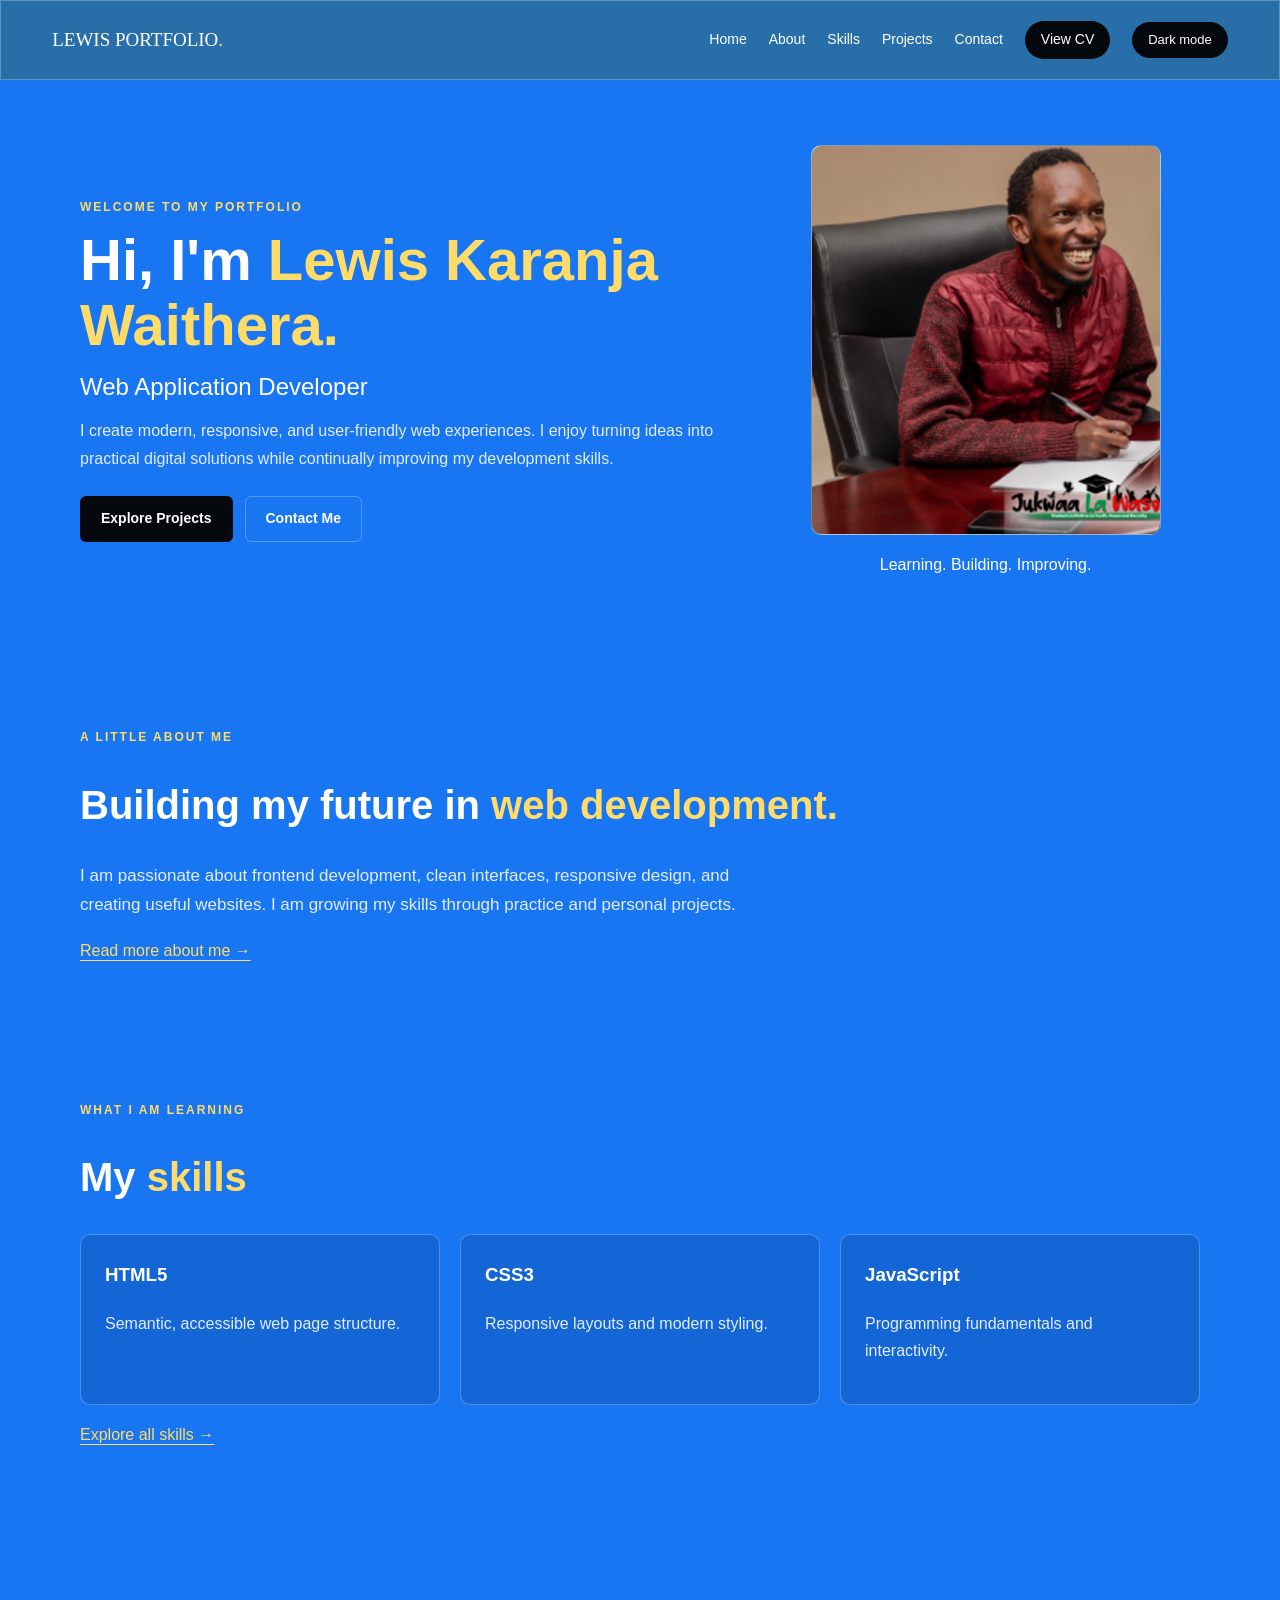
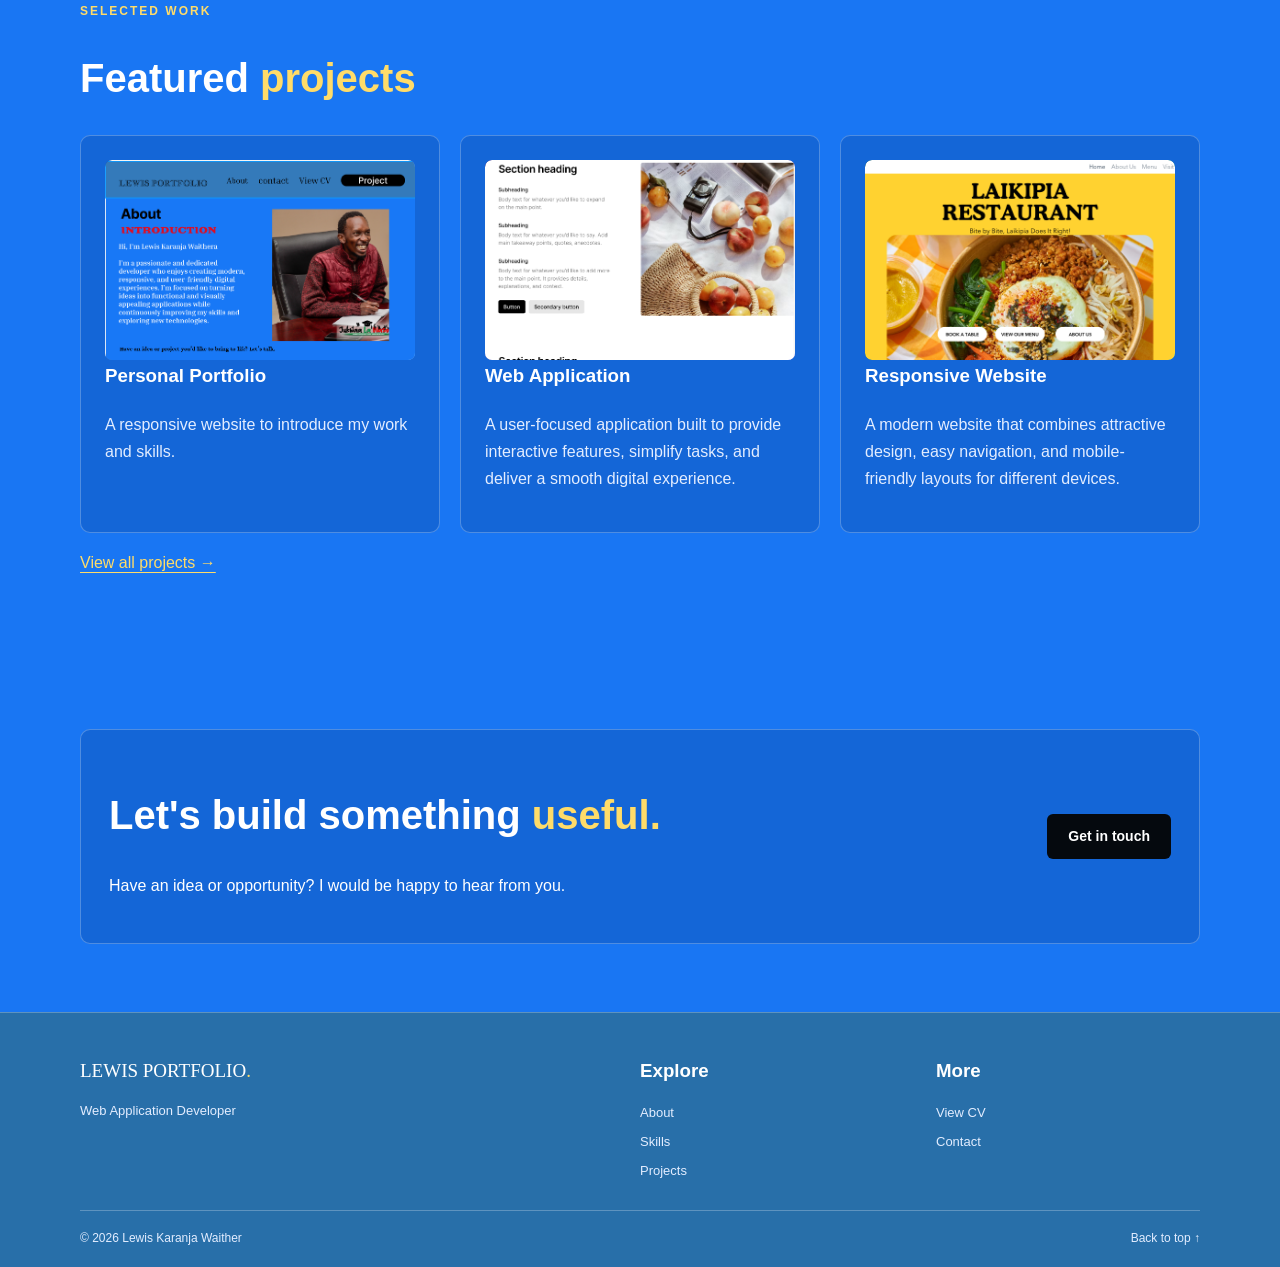
<file: index.html>
<!DOCTYPE html>
<html lang="en">
<head>
  <meta charset="UTF-8">
  <meta name="viewport" content="width=device-width, initial-scale=1">
  <meta name="description" content="Lewis Karanja Waither — Web Application Developer portfolio.">
  <title>Home | Lewis Karanja Waither</title>
  <link rel="stylesheet" href="style.css">
</head>
<body>
<input type="checkbox" id="theme-toggle" class="theme-checkbox">
<header class="site-header">
  <a class="logo" href="index.html">LEWIS PORTFOLIO<span>.</span></a>
  <nav class="navigation" aria-label="Main navigation">
    <a href="index.html" aria-current="page">Home</a>
    <a href="about.html">About</a>
    <a href="skills.html">Skills</a>
    <a href="projects.html">Projects</a>
    <a href="contact.html">Contact</a>
    <a class="nav-cta" href="cv.html">View CV</a>
    <label class="theme-button" for="theme-toggle"><span class="light-label">Dark mode</span><span class="dark-label">Light mode</span></label>
  </nav>
</header>
<main>
  <section class="container hero">
    <div>
      <p class="eyebrow">WELCOME TO MY PORTFOLIO</p>
      <h1>Hi, I'm <span>Lewis Karanja Waithera.</span></h1>
      <h2>Web Application Developer</h2>
      <p class="hero-copy">I create modern, responsive, and user-friendly web experiences. I enjoy turning ideas into practical digital solutions while continually improving my development skills.</p>
      <div class="actions">
        <a class="button button-primary" href="projects.html">Explore Projects</a>
        <a class="button button-secondary" href="contact.html">Contact Me</a>
      </div>
    </div>
    <div>
     <div class="profile-frame">
  <img src="lewis passport.png" alt="Lewis Karanja Waither">
</div>
      <p style="text-align:center">Learning. Building. Improving.</p>
    </div>
  </section>
  <section class="container section">
    <p class="eyebrow">A LITTLE ABOUT ME</p>
    <h2>Building my future in <span>web development.</span></h2>
    <p class="lead">I am passionate about frontend development, clean interfaces, responsive design, and creating useful websites. I am growing my skills through practice and personal projects.</p>
    <a class="text-link" href="about.html">Read more about me →</a>
  </section>
  <section class="container section">
    <p class="eyebrow">WHAT I AM LEARNING</p>
    <h2>My <span>skills</span></h2>
    <div class="grid">
      <article class="card"><h3>HTML5</h3><p>Semantic, accessible web page structure.</p></article>
      <article class="card"><h3>CSS3</h3><p>Responsive layouts and modern styling.</p></article>
      <article class="card"><h3>JavaScript</h3><p>Programming fundamentals and interactivity.</p></article>
    </div>
    <p><a class="text-link" href="skills.html">Explore all skills →</a></p>
  </section>
  <section class="container section">
    <p class="eyebrow">SELECTED WORK</p>
    <h2>Featured <span>projects</span></h2>
    <div class="grid">
      <article class="card">    <div class="project-image">
    <img src="1project personal.png" alt="My first project">
</div>
        <h3>Personal Portfolio</h3><p>A responsive website to introduce my work and skills.</p>
      </article>
      <article class="card">    <div class="project-image purple">
    <img src="project 2 landing page.png" alt="My second project">
</div>
<h3>Web Application</h3><p>A user-focused application built to provide interactive features, simplify tasks, and deliver a smooth digital experience.</p>
</article>
      <article class="card">    <div class="project-image teal">
    <img src="responsive web p3.png" alt="My third project">
</div>
<h3>Responsive Website</h3><p>A modern website that combines attractive design, easy navigation, and mobile-friendly layouts for different devices.</p>
</article>
    </div>
    <p><a class="text-link" href="projects.html">View all projects →</a></p>
  </section>
  <section class="container section">
    <div class="cv-panel">
      <div><h2>Let's build something <span>useful.</span></h2><p>Have an idea or opportunity? I would be happy to hear from you.</p></div>
      <a class="button button-primary" href="contact.html">Get in touch</a>
    </div>
  </section>
</main>
<footer class="site-footer">
  <div class="footer-main">
    <div class="footer-brand"><a class="logo" href="index.html">LEWIS PORTFOLIO<span>.</span></a><p>Web Application Developer</p></div>
    <div class="footer-column"><h3>Explore</h3><a href="about.html">About</a><a href="skills.html">Skills</a><a href="projects.html">Projects</a></div>
    <div class="footer-column"><h3>More</h3><a href="cv.html">View CV</a><a href="contact.html">Contact</a></div>
  </div>
  <div class="footer-bottom"><span>© 2026 Lewis Karanja Waither</span><a href="#theme-toggle">Back to top ↑</a></div>
</footer>
</body>
</html>
</file>
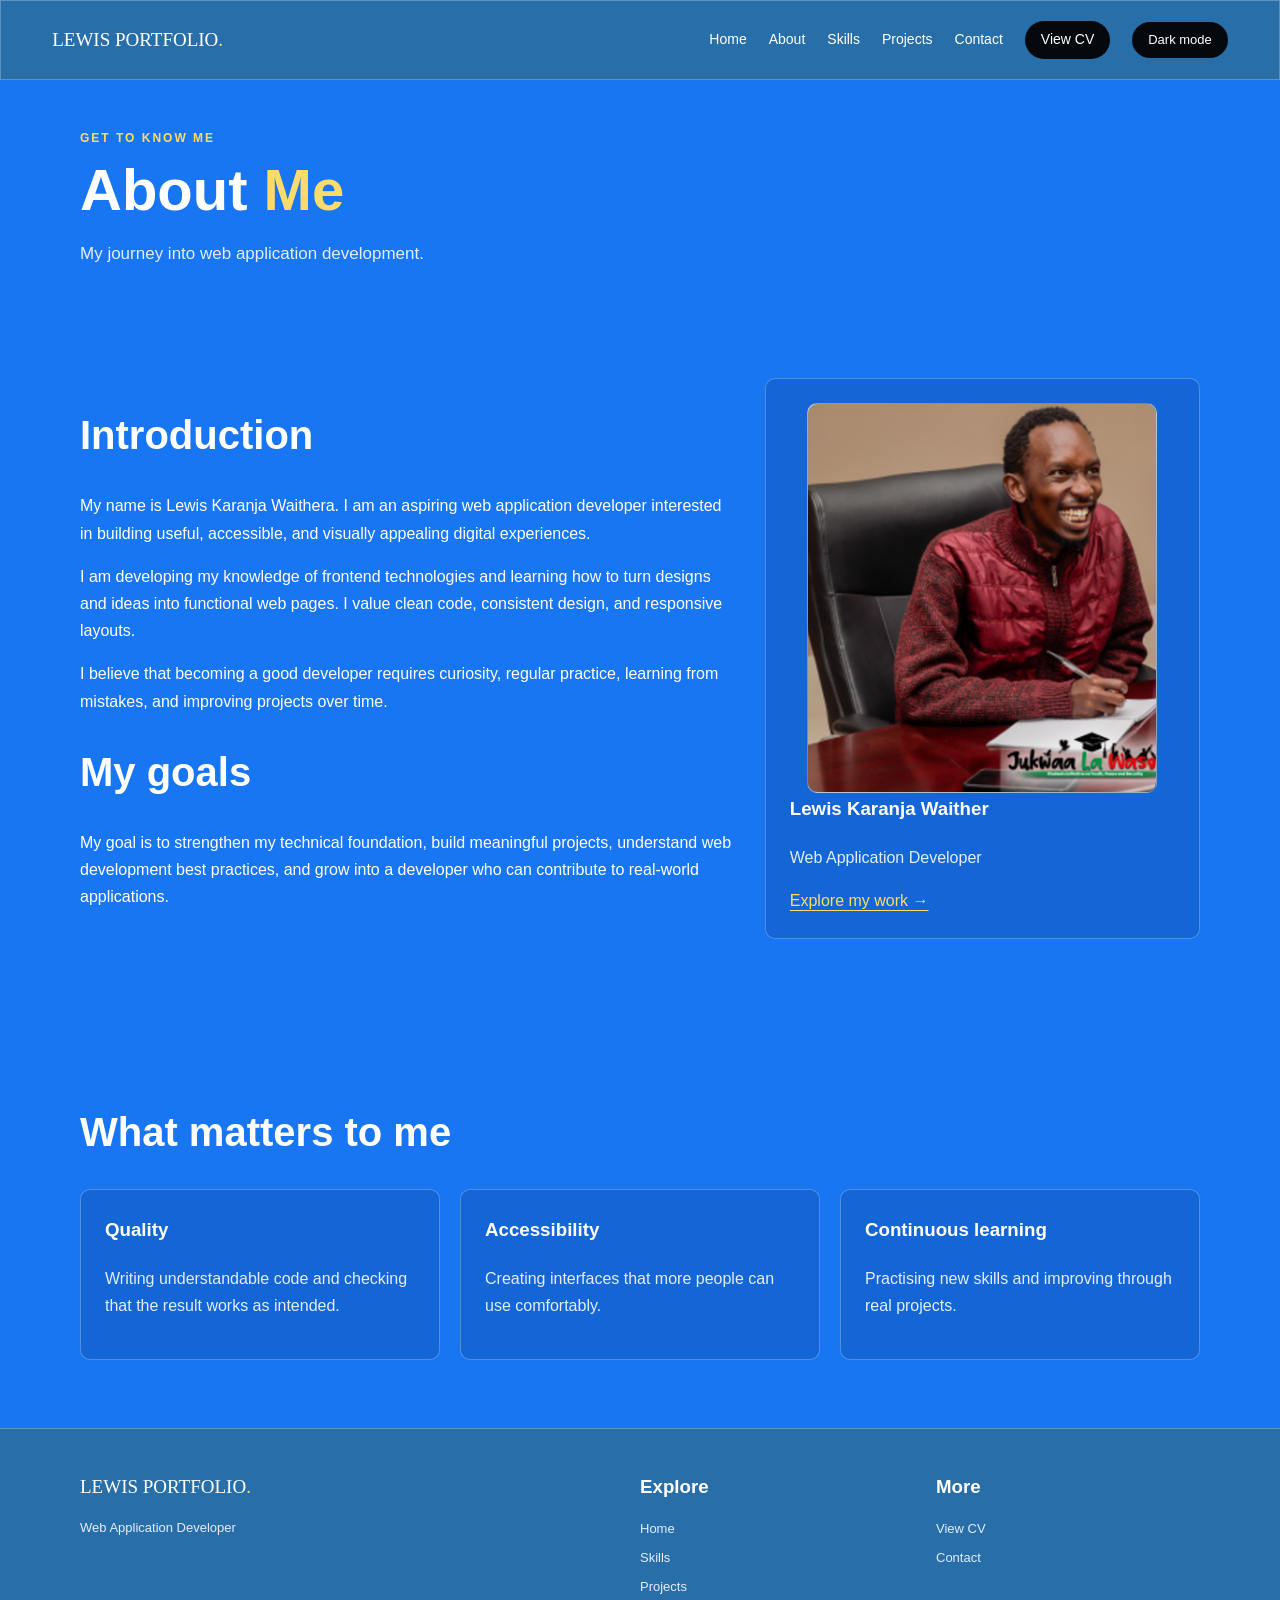
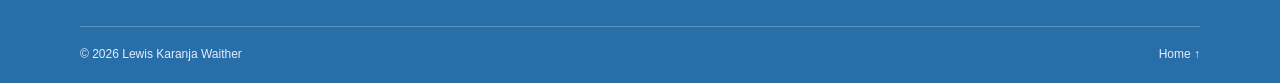
<file: about.html>
<!DOCTYPE html>
<html lang="en">
<head>
  <meta charset="UTF-8">
  <meta name="viewport" content="width=device-width, initial-scale=1">
  <meta name="description" content="Learn about Lewis Karanja Waither, a web application developer.">
  <title>About | Lewis Karanja Waithera</title>
  <link rel="stylesheet" href="style.css">
</head>
<body>
<input type="checkbox" id="theme-toggle" class="theme-checkbox">
<header class="site-header">
  <a class="logo" href="index.html">LEWIS PORTFOLIO<span>.</span></a>
  <nav class="navigation" aria-label="Main navigation">
    <a href="index.html">Home</a><a href="about.html" aria-current="page">About</a><a href="skills.html">Skills</a><a href="projects.html">Projects</a><a href="contact.html">Contact</a><a class="nav-cta" href="cv.html">View CV</a>
    <label class="theme-button" for="theme-toggle"><span class="light-label">Dark mode</span><span class="dark-label">Light mode</span></label>
  </nav>
</header>
<main class="container">
  <section class="page-heading">
    <p class="eyebrow">GET TO KNOW ME</p>
    <h1>About <span>Me</span></h1>
    <p class="lead">My journey into web application development.</p>
  </section>
  <section class="section two-column">
    <div>
      <h2>Introduction</h2>
      <p>My name is Lewis Karanja Waithera. I am an aspiring web application developer interested in building useful, accessible, and visually appealing digital experiences.</p>
      <p>I am developing my knowledge of frontend technologies and learning how to turn designs and ideas into functional web pages. I value clean code, consistent design, and responsive layouts.</p>
      <p>I believe that becoming a good developer requires curiosity, regular practice, learning from mistakes, and improving projects over time.</p>
      <h2>My goals</h2>
      <p>My goal is to strengthen my technical foundation, build meaningful projects, understand web development best practices, and grow into a developer who can contribute to real-world applications.</p>
    </div>
    <aside class="card">
       <div class="profile-frame">
  <img src="lewis passport.png" alt="Lewis Karanja Waither">
</div>
      <h3>Lewis Karanja Waither</h3>
      <p>Web Application Developer</p>
      <a class="text-link" href="projects.html">Explore my work →</a>
    </aside>
  </section>
  <section class="section">
    <h2>What matters to me</h2>
    <div class="grid">
      <article class="card"><h3>Quality</h3><p>Writing understandable code and checking that the result works as intended.</p></article>
      <article class="card"><h3>Accessibility</h3><p>Creating interfaces that more people can use comfortably.</p></article>
      <article class="card"><h3>Continuous learning</h3><p>Practising new skills and improving through real projects.</p></article>
    </div>
  </section>
</main>
<footer class="site-footer">
  <div class="footer-main">
    <div class="footer-brand"><a class="logo" href="index.html">LEWIS PORTFOLIO<span>.</span></a><p>Web Application Developer</p></div>
    <div class="footer-column"><h3>Explore</h3><a href="index.html">Home</a><a href="skills.html">Skills</a><a href="projects.html">Projects</a></div>
    <div class="footer-column"><h3>More</h3><a href="cv.html">View CV</a><a href="contact.html">Contact</a></div>
  </div>
  <div class="footer-bottom"><span>© 2026 Lewis Karanja Waither</span><a href="index.html">Home ↑</a></div>
</footer>
</body>
</html>
</file>
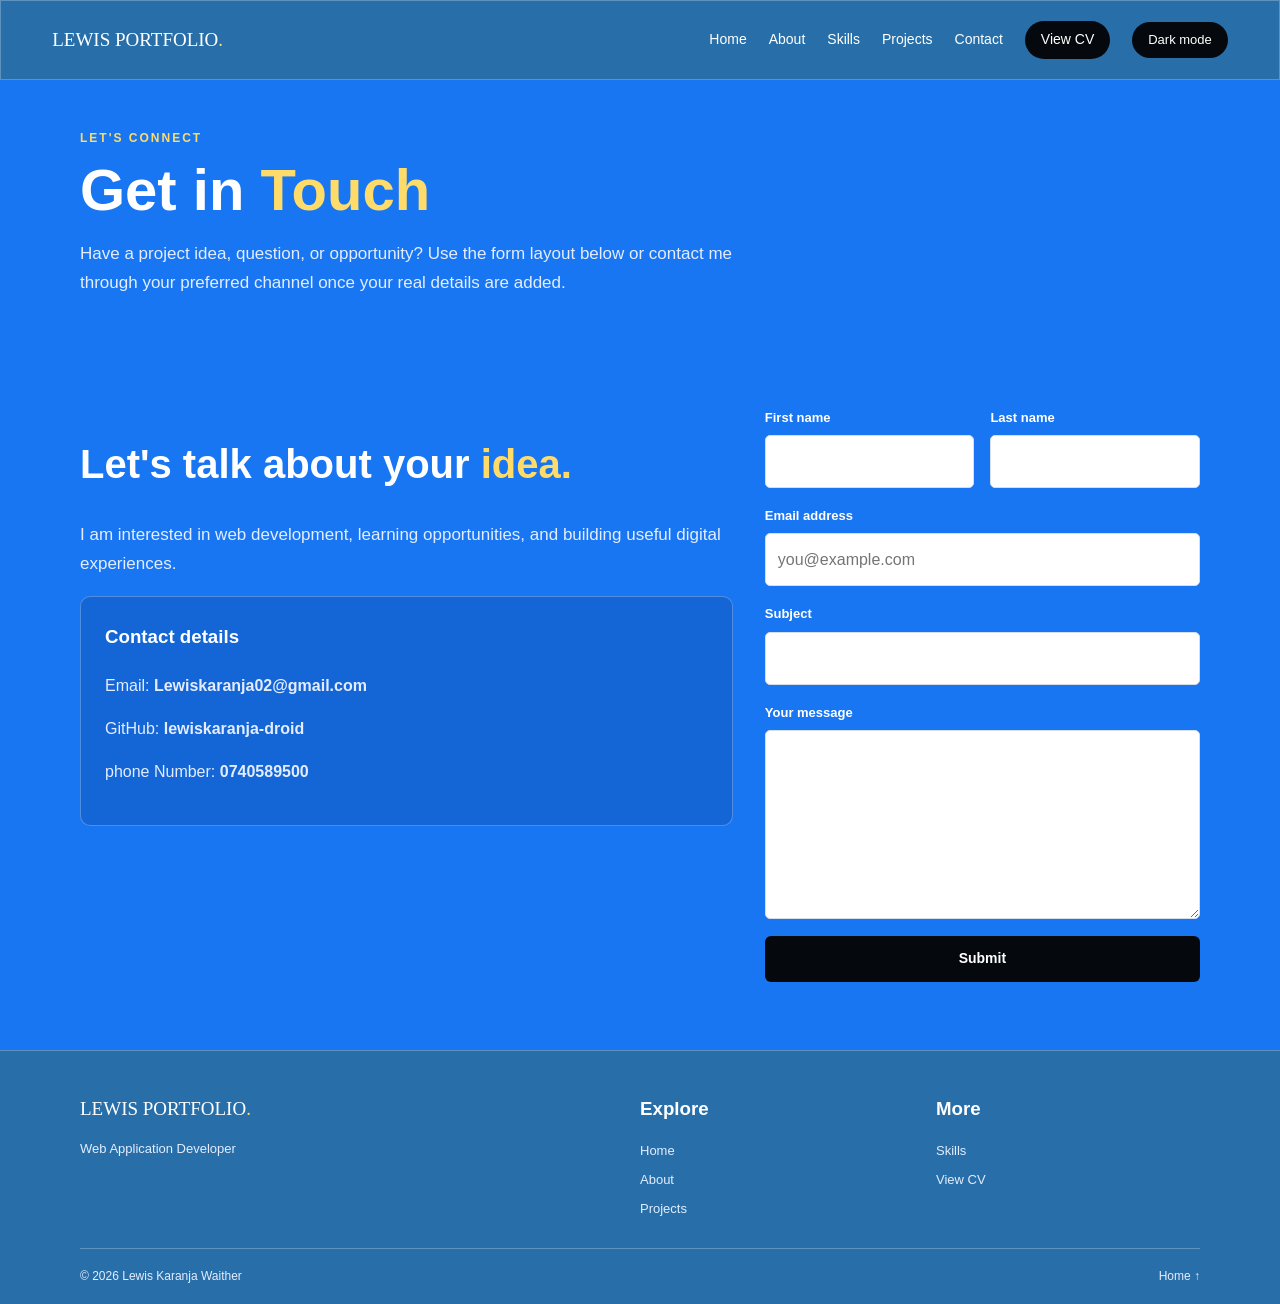
<file: contact.html>
<!DOCTYPE html>
<html lang="en">
<head>
  <meta charset="UTF-8">
  <meta name="viewport" content="width=device-width, initial-scale=1">
  <meta name="description" content="Contact Lewis Karanja Waither about web development projects and opportunities.">
  <title>Contact | Lewis Karanja Waither</title>
  <link rel="stylesheet" href="style.css">
</head>
<body>
<input type="checkbox" id="theme-toggle" class="theme-checkbox">
<header class="site-header">
  <a class="logo" href="index.html">LEWIS PORTFOLIO<span>.</span></a>
  <nav class="navigation" aria-label="Main navigation">
    <a href="index.html">Home</a><a href="about.html">About</a><a href="skills.html">Skills</a><a href="projects.html">Projects</a><a href="contact.html" aria-current="page">Contact</a><a class="nav-cta" href="cv.html">View CV</a>
    <label class="theme-button" for="theme-toggle"><span class="light-label">Dark mode</span><span class="dark-label">Light mode</span></label>
  </nav>
</header>
<main class="container">
  <section class="page-heading">
    <p class="eyebrow">LET'S CONNECT</p>
    <h1>Get in <span>Touch</span></h1>
    <p class="lead">Have a project idea, question, or opportunity? Use the form layout below or contact me through your preferred channel once your real details are added.</p>
  </section>
  <section class="section two-column">
    <div>
      <h2>Let's talk about your <span>idea.</span></h2>
      <p class="lead">I am interested in web development, learning opportunities, and building useful digital experiences.</p>
      <div class="card">
        <h3>Contact details</h3>
        <p>Email: <strong>Lewiskaranja02@gmail.com</strong></p>
        <p>GitHub: <strong>lewiskaranja-droid</strong></p>
        <p>phone Number: <strong>0740589500</strong></p>
      </div>
    </div>
    <div>
      <form class="contact-form" action="#" method="post">
        <div class="form-row">
          <div class="form-group">
            <label for="first-name">First name</label>
            <input id="first-name" name="firstName" type="text" autocomplete="given-name" required>
          </div>
          <div class="form-group">
            <label for="last-name">Last name</label>
            <input id="last-name" name="lastName" type="text" autocomplete="family-name" required>
          </div>
        </div>
        <div class="form-group">
          <label for="email">Email address</label>
          <input id="email" name="email" type="email" autocomplete="email" placeholder="you@example.com" required>
        </div>
        <div class="form-group">
          <label for="subject">Subject</label>
          <input id="subject" name="subject" type="text" required>
        </div>
        <div class="form-group">
          <label for="message">Your message</label>
          <textarea id="message" name="message" rows="6" required></textarea>
        </div>
        <button class="button button-primary" type="submit">Submit</button>
       <!-- <p class="form-note">This form is a static layout. Connect a form service or backend before publishing to receive messages. Submitting this form does not currently send an email.</p>-->
      </form>
    </div>
  </section>
</main>
<footer class="site-footer">
  <div class="footer-main">
    <div class="footer-brand"><a class="logo" href="index.html">LEWIS PORTFOLIO<span>.</span></a><p>Web Application Developer</p></div>
    <div class="footer-column"><h3>Explore</h3><a href="index.html">Home</a><a href="about.html">About</a><a href="projects.html">Projects</a></div>
    <div class="footer-column"><h3>More</h3><a href="skills.html">Skills</a><a href="cv.html">View CV</a></div>
  </div>
  <div class="footer-bottom"><span>© 2026 Lewis Karanja Waither</span><a href="index.html">Home ↑</a></div>
</footer>
</body>
</html>
</file>
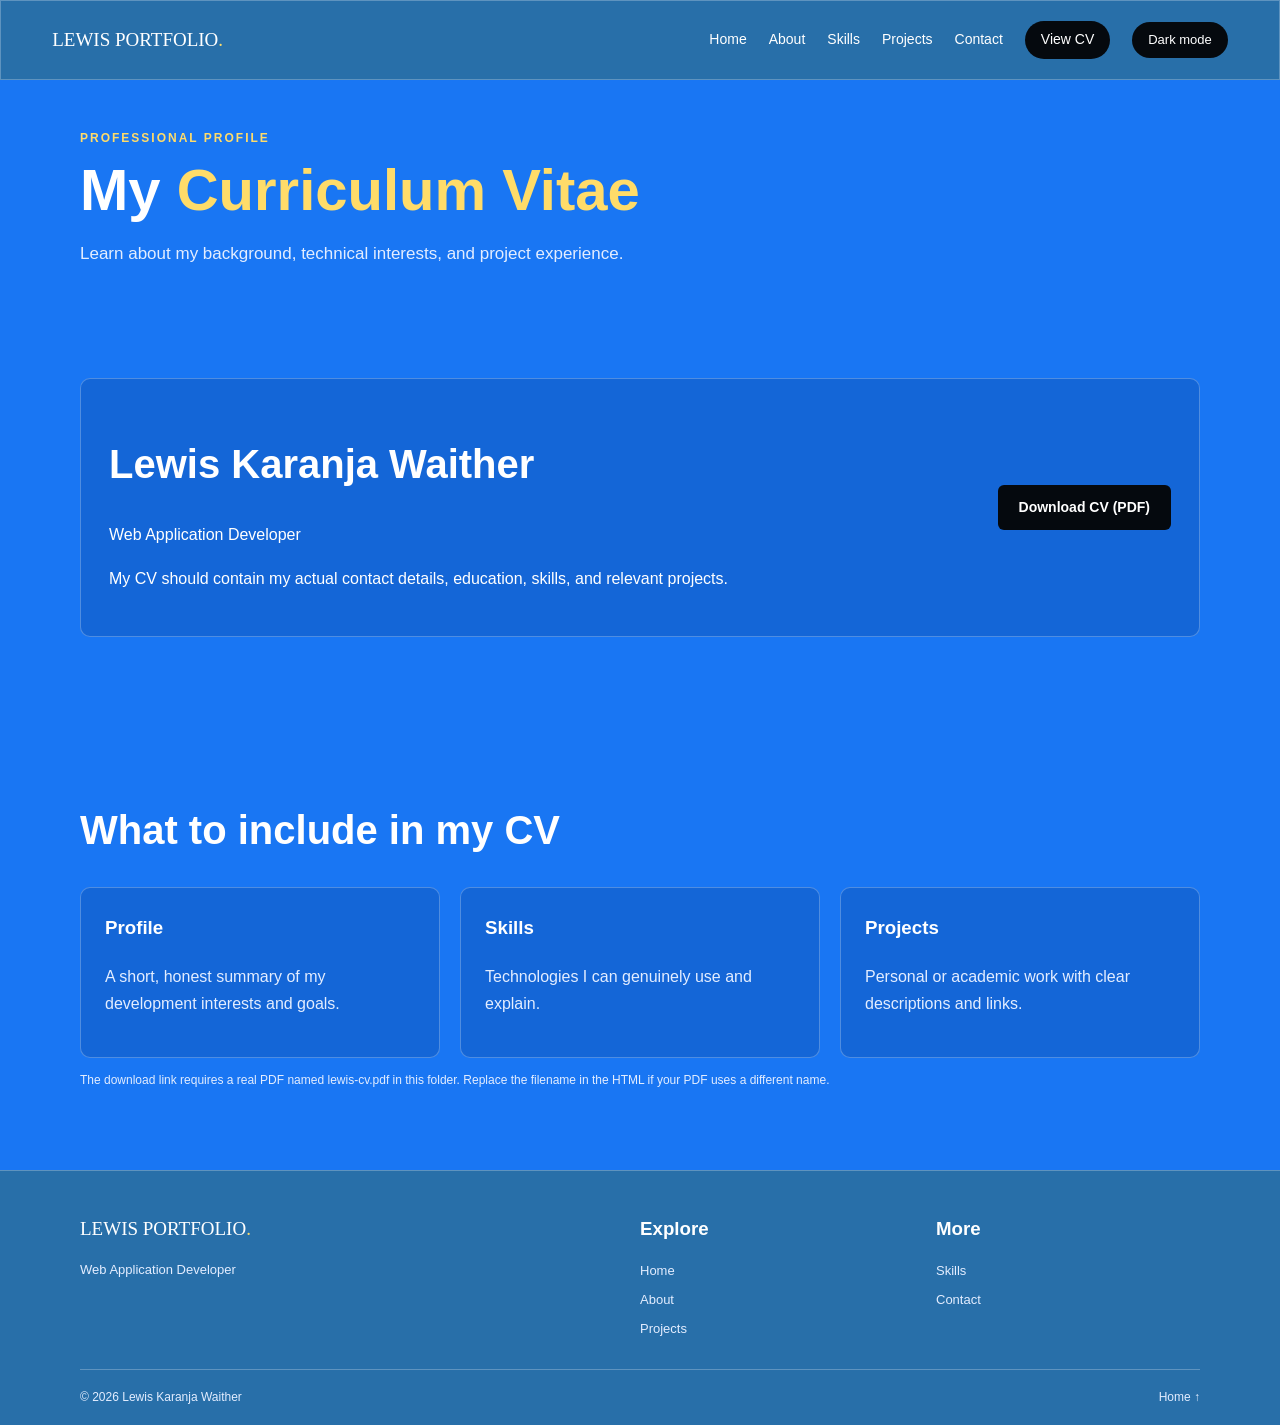
<file: cv.html>
<!DOCTYPE html>
<html lang="en">
<head>
  <meta charset="UTF-8">
  <meta name="viewport" content="width=device-width, initial-scale=1">
  <meta name="description" content="CV and professional profile of Lewis Karanja Waither.">
  <title>CV | Lewis Karanja Waither</title>
  <link rel="stylesheet" href="style.css">
</head>
<body>
<input type="checkbox" id="theme-toggle" class="theme-checkbox">
<header class="site-header">
  <a class="logo" href="index.html">LEWIS PORTFOLIO<span>.</span></a>
  <nav class="navigation" aria-label="Main navigation">
    <a href="index.html">Home</a><a href="about.html">About</a><a href="skills.html">Skills</a><a href="projects.html">Projects</a><a href="contact.html">Contact</a><a class="nav-cta" href="cv.html" aria-current="page">View CV</a>
    <label class="theme-button" for="theme-toggle"><span class="light-label">Dark mode</span><span class="dark-label">Light mode</span></label>
  </nav>
</header>
<main class="container">
  <section class="page-heading">
    <p class="eyebrow">PROFESSIONAL PROFILE</p>
    <h1>My <span>Curriculum Vitae</span></h1>
    <p class="lead">Learn about my background, technical interests, and project experience.</p>
  </section>
  <section class="section">
    <div class="cv-panel">
      <div>
        <h2>Lewis Karanja Waither</h2>
        <p>Web Application Developer</p>
        <p>My CV should contain my actual contact details, education, skills, and relevant projects.</p>
      </div>
      <a class="button button-primary" href="lewis-cv.pdf" download>Download CV (PDF)</a>
    </div>
  </section>
  <section class="section">
    <h2>What to include in my CV</h2>
    <div class="grid">
      <article class="card"><h3>Profile</h3><p>A short, honest summary of my development interests and goals.</p></article>
      <article class="card"><h3>Skills</h3><p>Technologies I can genuinely use and explain.</p></article>
      <article class="card"><h3>Projects</h3><p>Personal or academic work with clear descriptions and links.</p></article>
    </div>
    <p class="form-note">The download link requires a real PDF named lewis-cv.pdf in this folder. Replace the filename in the HTML if your PDF uses a different name.</p>
  </section>
</main>
<footer class="site-footer">
  <div class="footer-main">
    <div class="footer-brand"><a class="logo" href="index.html">LEWIS PORTFOLIO<span>.</span></a><p>Web Application Developer</p></div>
    <div class="footer-column"><h3>Explore</h3><a href="index.html">Home</a><a href="about.html">About</a><a href="projects.html">Projects</a></div>
    <div class="footer-column"><h3>More</h3><a href="skills.html">Skills</a><a href="contact.html">Contact</a></div>
  </div>
  <div class="footer-bottom"><span>© 2026 Lewis Karanja Waither</span><a href="index.html">Home ↑</a></div>
</footer>
</body>
</html>
</file>
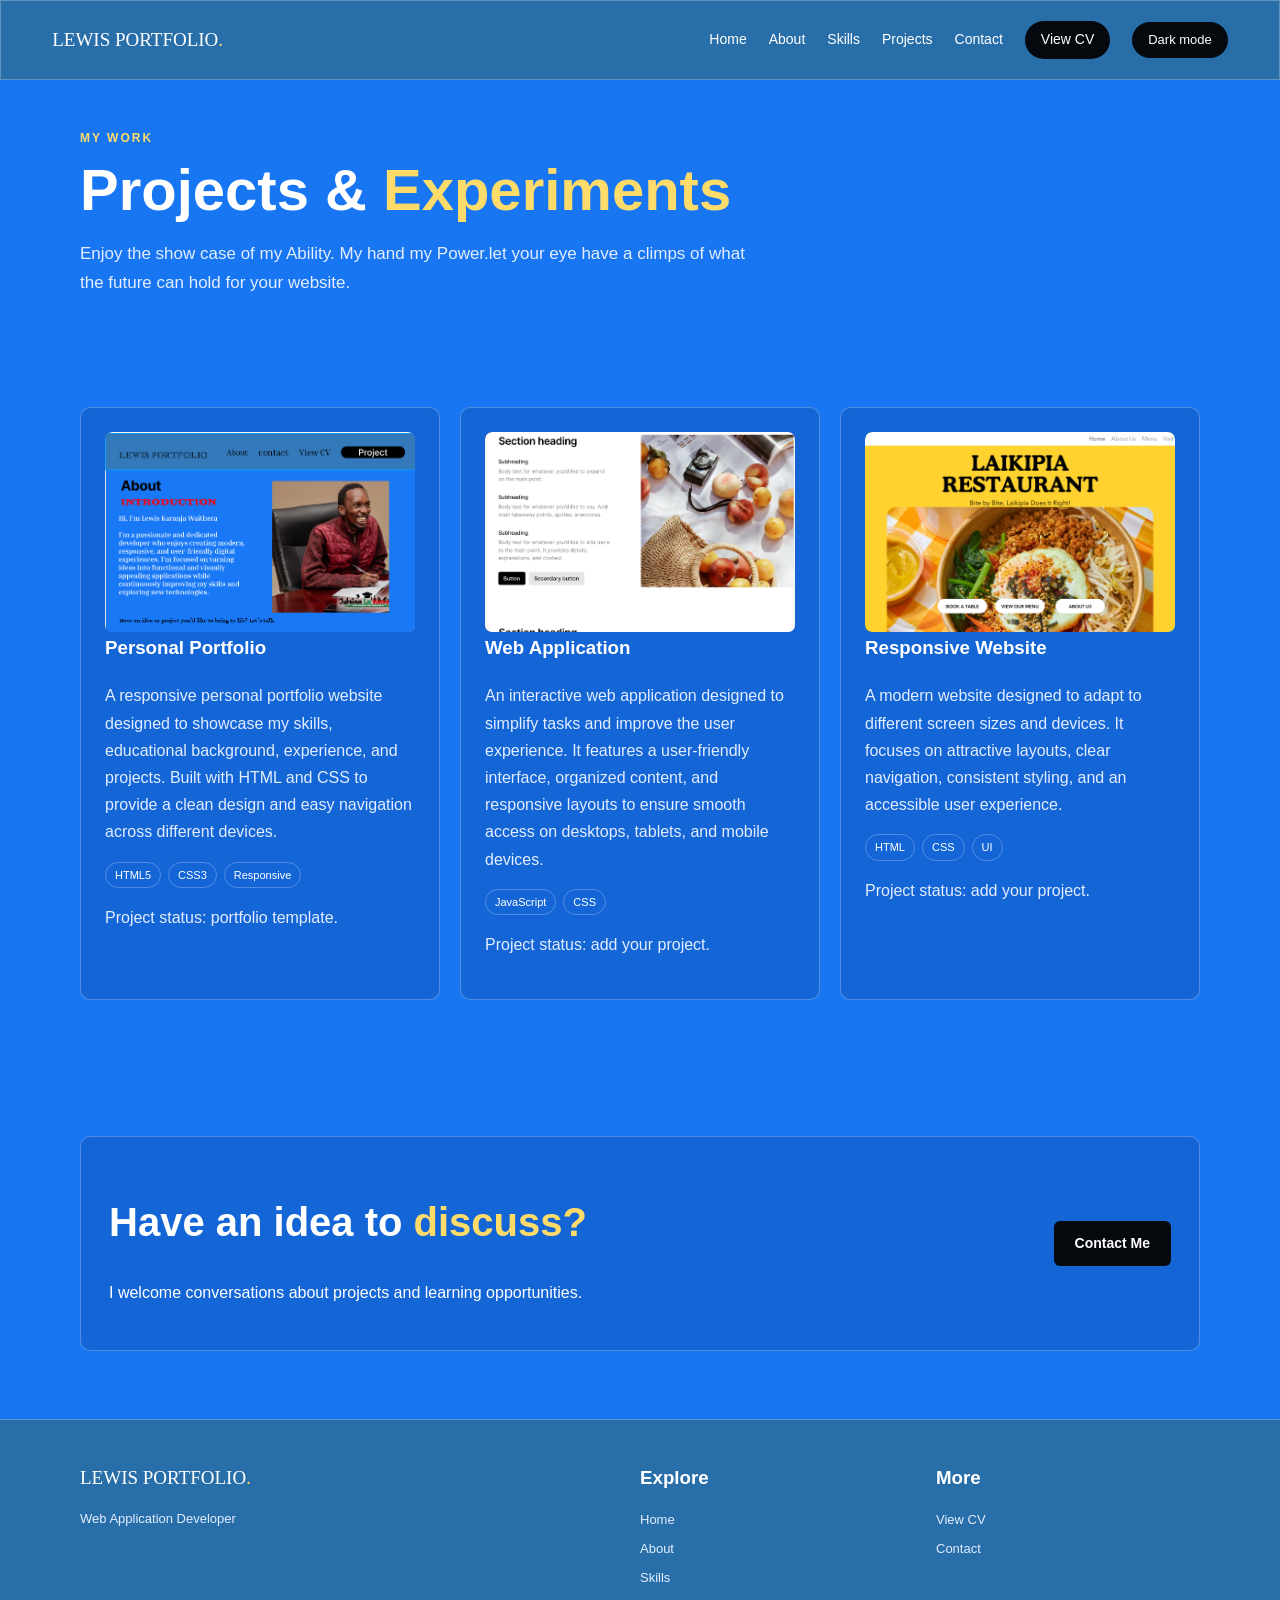
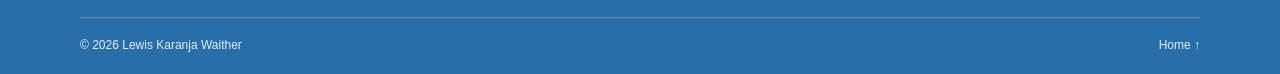
<file: projects.html>
<!DOCTYPE html>
<html lang="en">
<head>
  <meta charset="UTF-8">
  <meta name="viewport" content="width=device-width, initial-scale=1">
  <meta name="description" content="Explore web development projects by Lewis Karanja Waither.">
  <title>Projects | Lewis Karanja Waither</title>
  <link rel="stylesheet" href="style.css">
</head>
<body>
<input type="checkbox" id="theme-toggle" class="theme-checkbox">
<header class="site-header">
  <a class="logo" href="index.html">LEWIS PORTFOLIO<span>.</span></a>
  <nav class="navigation" aria-label="Main navigation">
    <a href="index.html">Home</a><a href="about.html">About</a><a href="skills.html">Skills</a><a href="projects.html" aria-current="page">Projects</a><a href="contact.html">Contact</a><a class="nav-cta" href="cv.html">View CV</a>
    <label class="theme-button" for="theme-toggle"><span class="light-label">Dark mode</span><span class="dark-label">Light mode</span></label>
  </nav>
</header>
<main class="container">
  <section class="page-heading">
    <p class="eyebrow">MY WORK</p>
    <h1>Projects & <span>Experiments</span></h1>
    <p class="lead">Enjoy the show case of my Ability. My hand my Power.let your eye have a climps of what the future can hold for your website.</p>
  </section>
  <section class="section">
    <div class="grid">
      <article class="card">
        <div class="project-image">
    <img src="1project personal.png" alt="My first project">
</div>
        <h3>Personal Portfolio</h3>
        <p>A responsive personal portfolio website designed to showcase my skills, educational background, experience, and projects. Built with HTML and CSS to provide a clean design and easy navigation across different devices.</p>
        <div class="tags"><span>HTML5</span><span>CSS3</span><span>Responsive</span></div>
        <p>Project status: portfolio template.</p>
      </article>
      <article class="card">
        <div class="project-image purple">
    <img src="project 2 landing page.png" alt="My second project">
</div>
        <h3>Web Application</h3>
        <p>An interactive web application designed to simplify tasks and improve the user experience. It features a user-friendly interface, organized content, and responsive layouts to ensure smooth access on desktops, tablets, and mobile devices.</p>
        <div class="tags"><span>JavaScript</span><span>CSS</span></div>
        <p>Project status: add your project.</p>
      </article>
      <article class="card">
       <div class="project-image teal">
    <img src="responsive web p3.png" alt="My third project">
</div>
        <h3>Responsive Website</h3>
        <p>A modern website designed to adapt to different screen sizes and devices. It focuses on attractive layouts, clear navigation, consistent styling, and an accessible user experience.</p>
        <div class="tags"><span>HTML</span><span>CSS</span><span>UI</span></div>
        <p>Project status: add your project.</p>
      </article>
    </div>
  </section>
  <section class="section">
    <div class="cv-panel"><div><h2>Have an idea to <span>discuss?</span></h2><p>I welcome conversations about projects and learning opportunities.</p></div><a class="button button-primary" href="contact.html">Contact Me</a></div>
  </section>
</main>
<footer class="site-footer">
  <div class="footer-main">
    <div class="footer-brand"><a class="logo" href="index.html">LEWIS PORTFOLIO<span>.</span></a><p>Web Application Developer</p></div>
    <div class="footer-column"><h3>Explore</h3><a href="index.html">Home</a><a href="about.html">About</a><a href="skills.html">Skills</a></div>
    <div class="footer-column"><h3>More</h3><a href="cv.html">View CV</a><a href="contact.html">Contact</a></div>
  </div>
  <div class="footer-bottom"><span>© 2026 Lewis Karanja Waither</span><a href="index.html">Home ↑</a></div>
</footer>
</body>
</html>
</file>
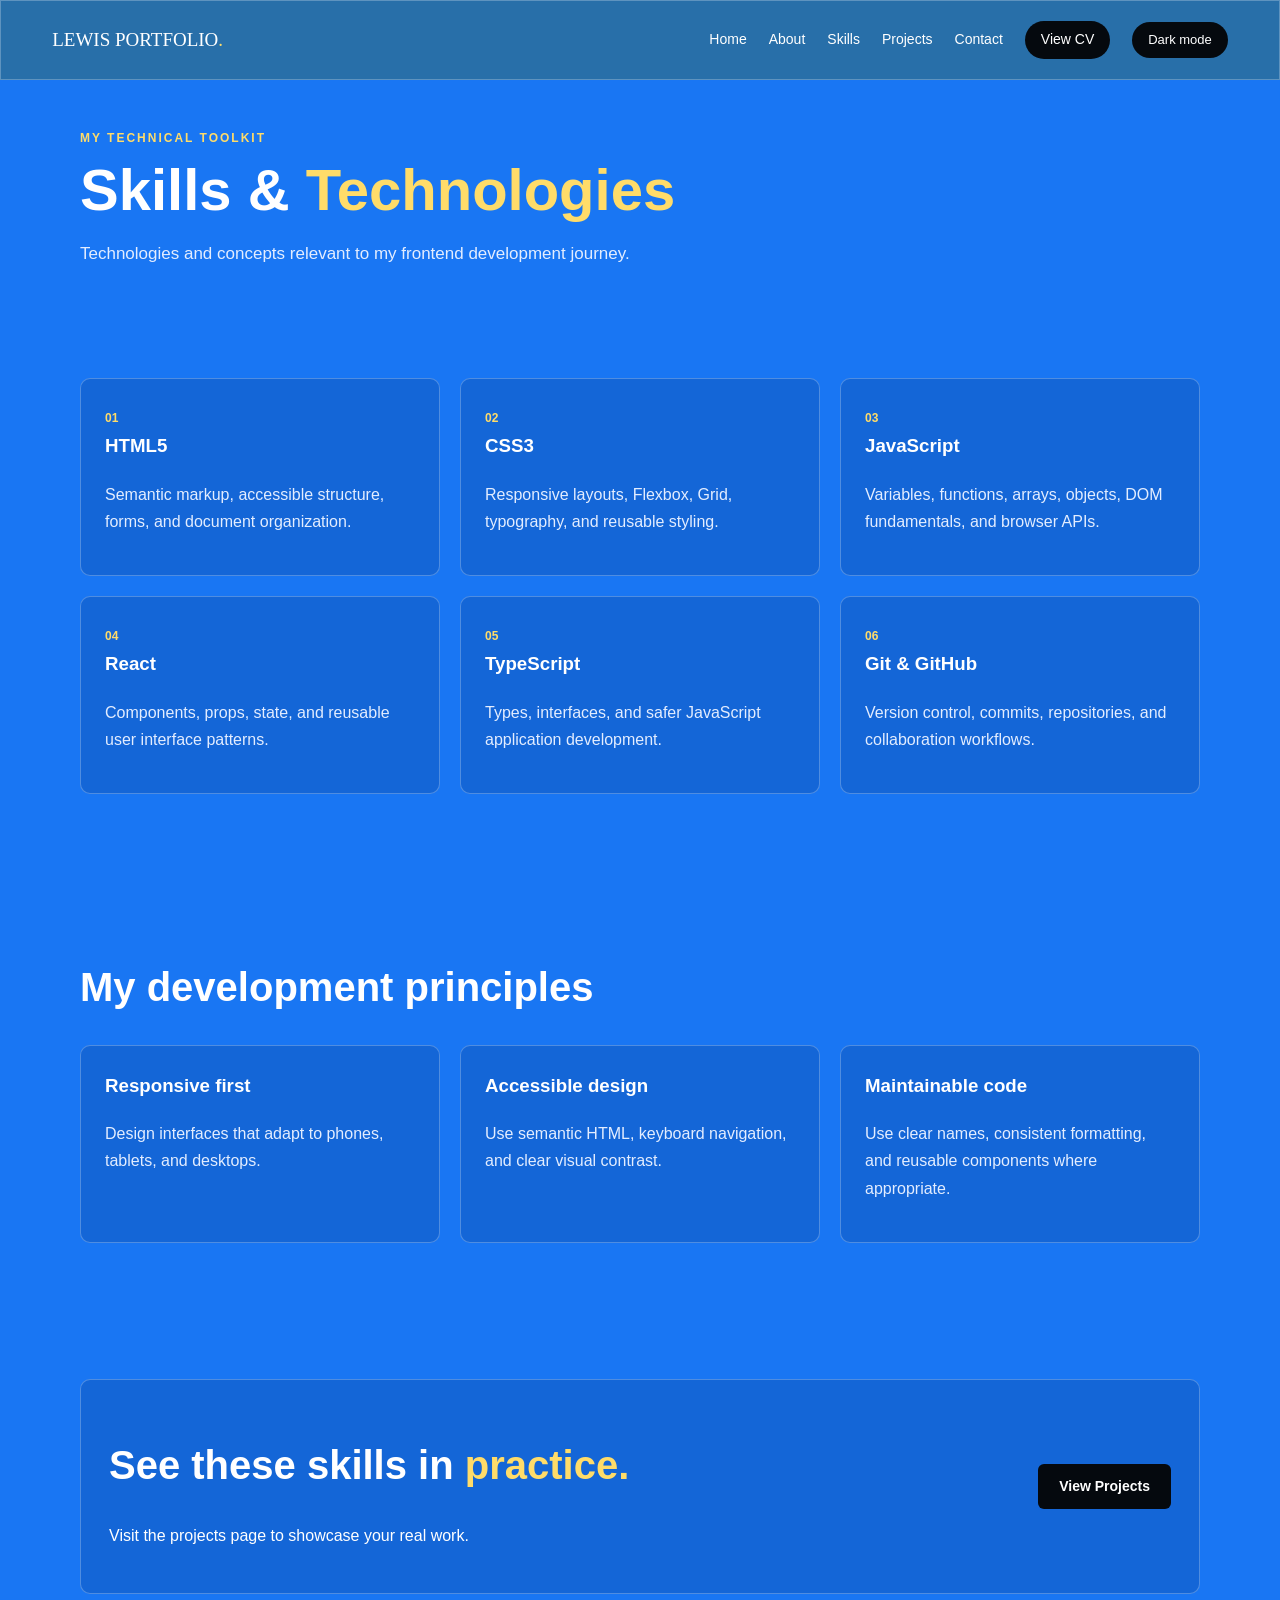
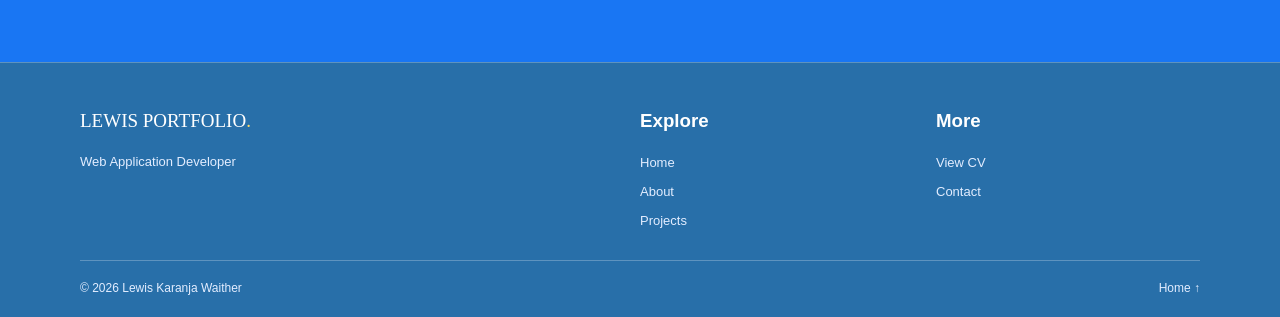
<file: skills.html>
<!DOCTYPE html>
<html lang="en">
<head>
  <meta charset="UTF-8">
  <meta name="viewport" content="width=device-width, initial-scale=1">
  <meta name="description" content="Frontend technologies and web development skills of Lewis Karanja Waither.">
  <title>Skills | Lewis Karanja Waither</title>
  <link rel="stylesheet" href="style.css">
</head>
<body>
<input type="checkbox" id="theme-toggle" class="theme-checkbox">
<header class="site-header">
  <a class="logo" href="index.html">LEWIS PORTFOLIO<span>.</span></a>
  <nav class="navigation" aria-label="Main navigation">
    <a href="index.html">Home</a><a href="about.html">About</a><a href="skills.html" aria-current="page">Skills</a><a href="projects.html">Projects</a><a href="contact.html">Contact</a><a class="nav-cta" href="cv.html">View CV</a>
    <label class="theme-button" for="theme-toggle"><span class="light-label">Dark mode</span><span class="dark-label">Light mode</span></label>
  </nav>
</header>
<main class="container">
  <section class="page-heading">
    <p class="eyebrow">MY TECHNICAL TOOLKIT</p>
    <h1>Skills & <span>Technologies</span></h1>
    <p class="lead">Technologies and concepts relevant to my frontend development journey.</p>
  </section>
  <section class="section">
    <div class="grid">
      <article class="card"><span class="skill-number">01</span><h3>HTML5</h3><p>Semantic markup, accessible structure, forms, and document organization.</p></article>
      <article class="card"><span class="skill-number">02</span><h3>CSS3</h3><p>Responsive layouts, Flexbox, Grid, typography, and reusable styling.</p></article>
      <article class="card"><span class="skill-number">03</span><h3>JavaScript</h3><p>Variables, functions, arrays, objects, DOM fundamentals, and browser APIs.</p></article>
      <article class="card"><span class="skill-number">04</span><h3>React</h3><p>Components, props, state, and reusable user interface patterns.</p></article>
      <article class="card"><span class="skill-number">05</span><h3>TypeScript</h3><p>Types, interfaces, and safer JavaScript application development.</p></article>
      <article class="card"><span class="skill-number">06</span><h3>Git & GitHub</h3><p>Version control, commits, repositories, and collaboration workflows.</p></article>
    </div>
  </section>
  <section class="section">
    <h2>My development principles</h2>
    <div class="grid">
      <article class="card"><h3>Responsive first</h3><p>Design interfaces that adapt to phones, tablets, and desktops.</p></article>
      <article class="card"><h3>Accessible design</h3><p>Use semantic HTML, keyboard navigation, and clear visual contrast.</p></article>
      <article class="card"><h3>Maintainable code</h3><p>Use clear names, consistent formatting, and reusable components where appropriate.</p></article>
    </div>
  </section>
  <section class="section">
    <div class="cv-panel"><div><h2>See these skills in <span>practice.</span></h2><p>Visit the projects page to showcase your real work.</p></div><a class="button button-primary" href="projects.html">View Projects</a></div>
  </section>
</main>
<footer class="site-footer">
  <div class="footer-main">
    <div class="footer-brand"><a class="logo" href="index.html">LEWIS PORTFOLIO<span>.</span></a><p>Web Application Developer</p></div>
    <div class="footer-column"><h3>Explore</h3><a href="index.html">Home</a><a href="about.html">About</a><a href="projects.html">Projects</a></div>
    <div class="footer-column"><h3>More</h3><a href="cv.html">View CV</a><a href="contact.html">Contact</a></div>
  </div>
  <div class="footer-bottom"><span>© 2026 Lewis Karanja Waither</span><a href="index.html">Home ↑</a></div>
</footer>
</body>
</html>
</file>
<file: style.css>
:root {
  --blue: #1976f3;
  --blue-dark: #286fa9;
  --blue-light: #4b95d0;
  --accent: #ffdc69;
  --red: #ff3d4f;
  --white: #ffffff;
  --text: #ffffff;
  --muted: #e3edff;
  --card: rgba(4, 35, 91, .18);
  --border: rgba(255, 255, 255, .25);
  --button: #05090e;
  --page: var(--blue);
  --header: var(--blue-dark);
  --footer: var(--blue-dark);
}

* {
  box-sizing: border-box;
}

html {
  scroll-behavior: smooth;
  scroll-padding-top: 24px;
}

body {
  margin: 0;
  font-family: Arial, Helvetica, sans-serif;
  color: var(--text);
  background: var(--page);
  line-height: 1.7;
}

body:has(#theme-toggle:checked) {
  --page: #0b1220;
  --header: #151e30;
  --footer: #151e30;
  --card: #151e30;
  --border: rgba(255, 255, 255, .15);
  --text: #f1f5ff;
  --muted: #c0cce0;
  color-scheme: dark;
}

a {
  color: inherit;
  text-decoration: none;
}

button,
input,
textarea,
select {
  font: inherit;
}

a:focus-visible,
button:focus-visible,
input:focus-visible,
textarea:focus-visible,
label:focus-visible {
  outline: 3px solid var(--accent);
  outline-offset: 4px;
}

.theme-checkbox {
  position: absolute;
  width: 1px;
  height: 1px;
  overflow: hidden;
  clip-path: inset(50%);
}

.site-header {
  display: flex;
  justify-content: space-between;
  align-items: center;
  gap: 24px;
  padding: 20px max(4%, calc((100% - 1180px) / 2));
  background: var(--header);
  border: 1px solid var(--border);
}

.logo {
  font-family: Georgia, "Times New Roman", serif;
  font-size: 19px;
  white-space: nowrap;
}

.logo span {
  color: var(--accent);
}

.navigation {
  display: flex;
  justify-content: flex-end;
  align-items: center;
  flex-wrap: wrap;
  gap: 12px 22px;
}

.navigation a {
  font-size: 14px;
}

.navigation a:hover,
.footer-column a:hover {
  opacity: .75;
}

.nav-cta,
.theme-button {
  display: inline-block;
  background: var(--button);
  color: #fff;
  padding: 7px 16px;
  border-radius: 24px;
  border: 0;
  cursor: pointer;
  font-size: 13px;
}

.dark-label {
  display: none;
}

#theme-toggle:checked ~ .site-header .light-label {
  display: none;
}

#theme-toggle:checked ~ .site-header .dark-label {
  display: inline;
}

main {
  min-height: 60vh;
}

.container {
  width: min(1120px, calc(100% - 48px));
  margin-inline: auto;
}

.section {
  padding-block: 68px;
}

.eyebrow {
  margin: 0 0 10px;
  color: var(--accent);
  font-size: 12px;
  font-weight: 800;
  letter-spacing: 2px;
}
.profile-frame img {
  width: 100%;
  height: 100%;
  object-fit: cover;
  object-position: center;
  display: block;
  border-radius: 10px;
}

h1,
h2,
h3,
p {
  overflow-wrap: anywhere;
}

h1 {
  font-size: clamp(36px, 5vw, 58px);
  line-height: 1.12;
}

h2 {
  font-size: clamp(28px, 4vw, 40px);
  line-height: 1.2;
}

h1 span,
h2 span {
  color: var(--accent);
}

.lead {
  max-width: 690px;
  color: var(--muted);
  font-size: 17px;
}

.page-heading {
  padding-block: 48px 24px;
}

.page-heading h1 {
  margin: 0 0 14px;
}

.button {
  display: inline-flex;
  justify-content: center;
  align-items: center;
  min-height: 44px;
  padding: 10px 20px;
  border-radius: 6px;
  border: 1px solid transparent;
  cursor: pointer;
  font-weight: 700;
  font-size: 14px;
}

.button-primary {
  color: #fff;
  background: var(--button);
}

.button-secondary {
  color: var(--text);
  background: transparent;
  border-color: var(--border);
}

.button:hover {
  opacity: .85;
}

.actions {
  display: flex;
  flex-wrap: wrap;
  gap: 12px;
  margin-top: 24px;
}

.hero {
  display: grid;
  grid-template-columns: 1.2fr .8fr;
  align-items: center;
  gap: 48px;
  padding-block: 65px;
}

.hero h1 {
  margin: 8px 0 15px;
}

.hero h2 {
  margin: 0;
  font-size: 24px;
  font-weight: 500;
}

.hero-copy {
  color: var(--muted);
}

.profile-frame {
  width: 100%;
  max-width: 350px;
  height: 390px;
  margin-inline: auto;
  display: flex;
  flex-direction: column;
  justify-content: center;
  align-items: center;
  gap: 8px;
  border: 1px solid var(--border);
  border-radius: 10px;
  background: linear-gradient(145deg, #9eb6cb, #365b7c);
  overflow: hidden;
}

.profile-frame img {
  width: 100%;
  height: 100%;
  object-fit: cover;
}

.profile-initials {
  font-size: 80px;
  font-weight: 800;
  color: #fff;
}

.profile-caption {
  color: #fff;
  font-size: 11px;
  letter-spacing: 2px;
}

.grid {
  display: grid;
  grid-template-columns: repeat(3, minmax(0, 1fr));
  gap: 20px;
}

.two-column {
  display: grid;
  grid-template-columns: 1.2fr .8fr;
  align-items: start;
  gap: 32px;
}

.card {
  padding: 24px;
  background: var(--card);
  border: 1px solid var(--border);
  border-radius: 10px;
}

.card h3 {
  margin-top: 0;
}

.card p {
  color: var(--muted);
}

.skill-number {
  color: var(--accent);
  font-size: 12px;
  font-weight: 800;
}

.project-image {
  min-height: 150px;
  display: grid;
  place-items: center;
  padding: 20px;
  border-radius: 7px;
  background: linear-gradient(135deg, #2859a0, #72baff);
  font-size: 12px;
  font-weight: 800;
  letter-spacing: 1px;
}

/* Display real images in project cards */
.project-image {
    height: 200px;
    min-height: 200px;
    padding: 0;
    overflow: hidden;
}

/* Make each image fit the project card */
.project-image img {
    width: 100%;
    height: 100%;
    object-fit: cover;
    display: block;
    border-radius: 7px;
}


.project-image.purple {
  background: linear-gradient(135deg, #533a89, #a69aff);
}

.project-image.teal {
  background: linear-gradient(135deg, #165e62, #66c7ad);
}

.tags {
  display: flex;
  flex-wrap: wrap;
  gap: 7px;
  margin-block: 14px;
}

.tags span {
  padding: 3px 9px;
  border: 1px solid var(--border);
  border-radius: 20px;
  font-size: 11px;
}

.text-link {
  color: var(--accent);
  text-decoration: underline;
  text-underline-offset: 4px;
}

.cv-panel {
  display: flex;
  justify-content: space-between;
  align-items: center;
  gap: 24px;
  padding: 28px;
  background: var(--card);
  border: 1px solid var(--border);
  border-radius: 10px;
}

.contact-form {
  display: grid;
  gap: 17px;
  max-width: 620px;
}

.form-row {
  display: grid;
  grid-template-columns: 1fr 1fr;
  gap: 16px;
}

.form-group {
  display: grid;
  gap: 6px;
}

.form-group label {
  font-size: 13px;
  font-weight: 700;
}

.form-group input,
.form-group textarea {
  width: 100%;
  min-width: 0;
  padding: 12px;
  color: #172235;
  background: #fff;
  border: 1px solid #d5deeb;
  border-radius: 5px;
}

.form-group textarea {
  min-height: 140px;
  resize: vertical;
}

.form-note {
  color: var(--muted);
  font-size: 12px;
}

.site-footer {
  padding: 42px max(4%, calc((100% - 1120px) / 2)) 18px;
  background: var(--footer);
  border-top: 1px solid var(--border);
}

.footer-main {
  display: grid;
  grid-template-columns: 2fr 1fr 1fr;
  gap: 32px;
  padding-bottom: 28px;
}

.footer-column {
  display: flex;
  flex-direction: column;
  gap: 7px;
}

.footer-column h3 {
  margin: 0 0 8px;
}

.footer-column a,
.footer-brand p {
  color: var(--muted);
  font-size: 13px;
}

.footer-bottom {
  display: flex;
  justify-content: space-between;
  flex-wrap: wrap;
  gap: 12px;
  padding-top: 17px;
  border-top: 1px solid var(--border);
  color: var(--muted);
  font-size: 12px;
}

@media (max-width: 850px) {
  .site-header {
    align-items: flex-start;
    flex-direction: column;
  }

  .navigation {
    justify-content: flex-start;
  }

  .hero {
    grid-template-columns: 1fr .8fr;
    gap: 24px;
  }

  .grid {
    grid-template-columns: repeat(2, minmax(0, 1fr));
  }
}

@media (max-width: 600px) {
  .site-header {
    padding: 18px;
  }

  .navigation {
    gap: 12px 15px;
  }

  .navigation a {
    font-size: 13px;
  }

  .container {
    width: calc(100% - 36px);
  }

  .section {
    padding-block: 45px;
  }

  .hero,
  .two-column {
    grid-template-columns: 1fr;
  }

  .hero {
    padding-block: 42px;
  }

  .profile-frame {
    height: 320px;
    max-width: 320px;
  }

  .grid {
    grid-template-columns: 1fr;
  }

  .form-row {
    grid-template-columns: 1fr;
  }

  .cv-panel {
    align-items: flex-start;
    flex-direction: column;
  }

  .footer-main {
    grid-template-columns: 1fr 1fr;
  }

  .footer-brand {
    grid-column: 1 / -1;
  }
}

@media (prefers-reduced-motion: reduce) {
  html {
    scroll-behavior: auto;
  }
}
</file>
